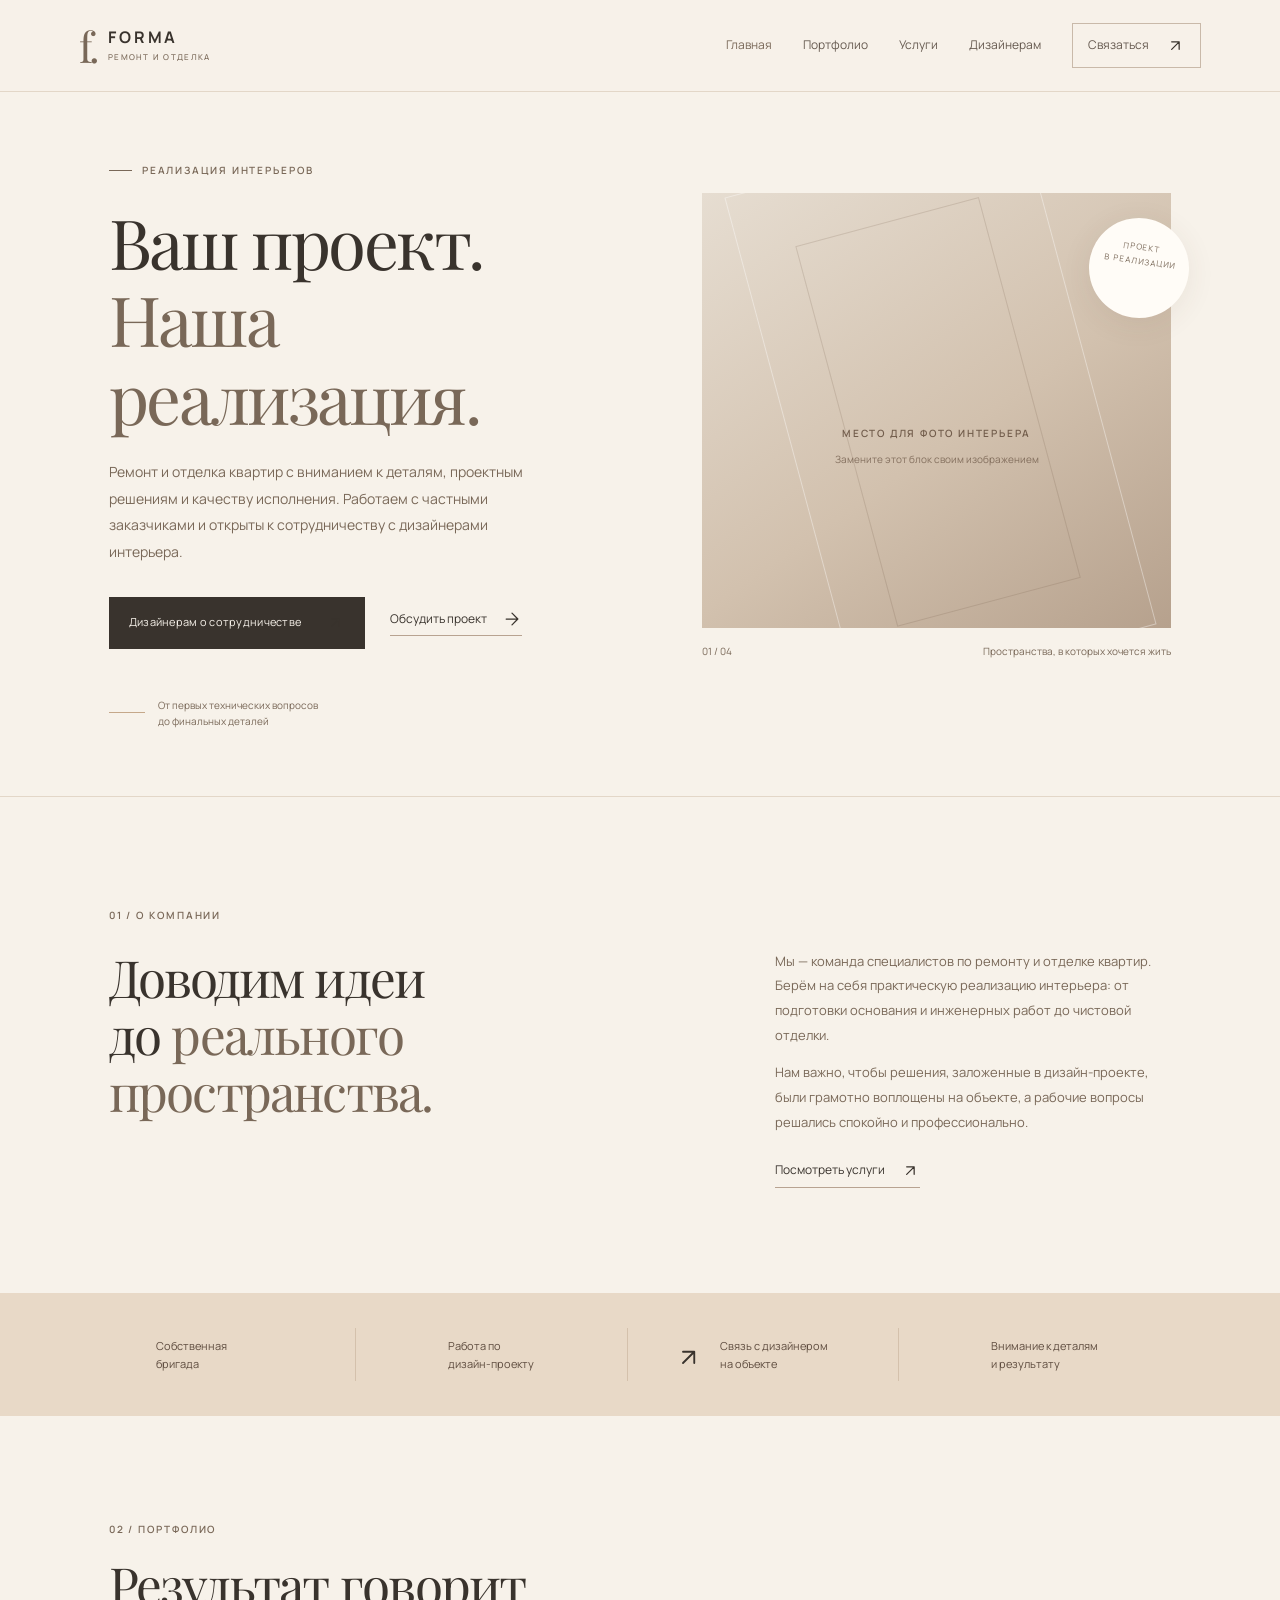
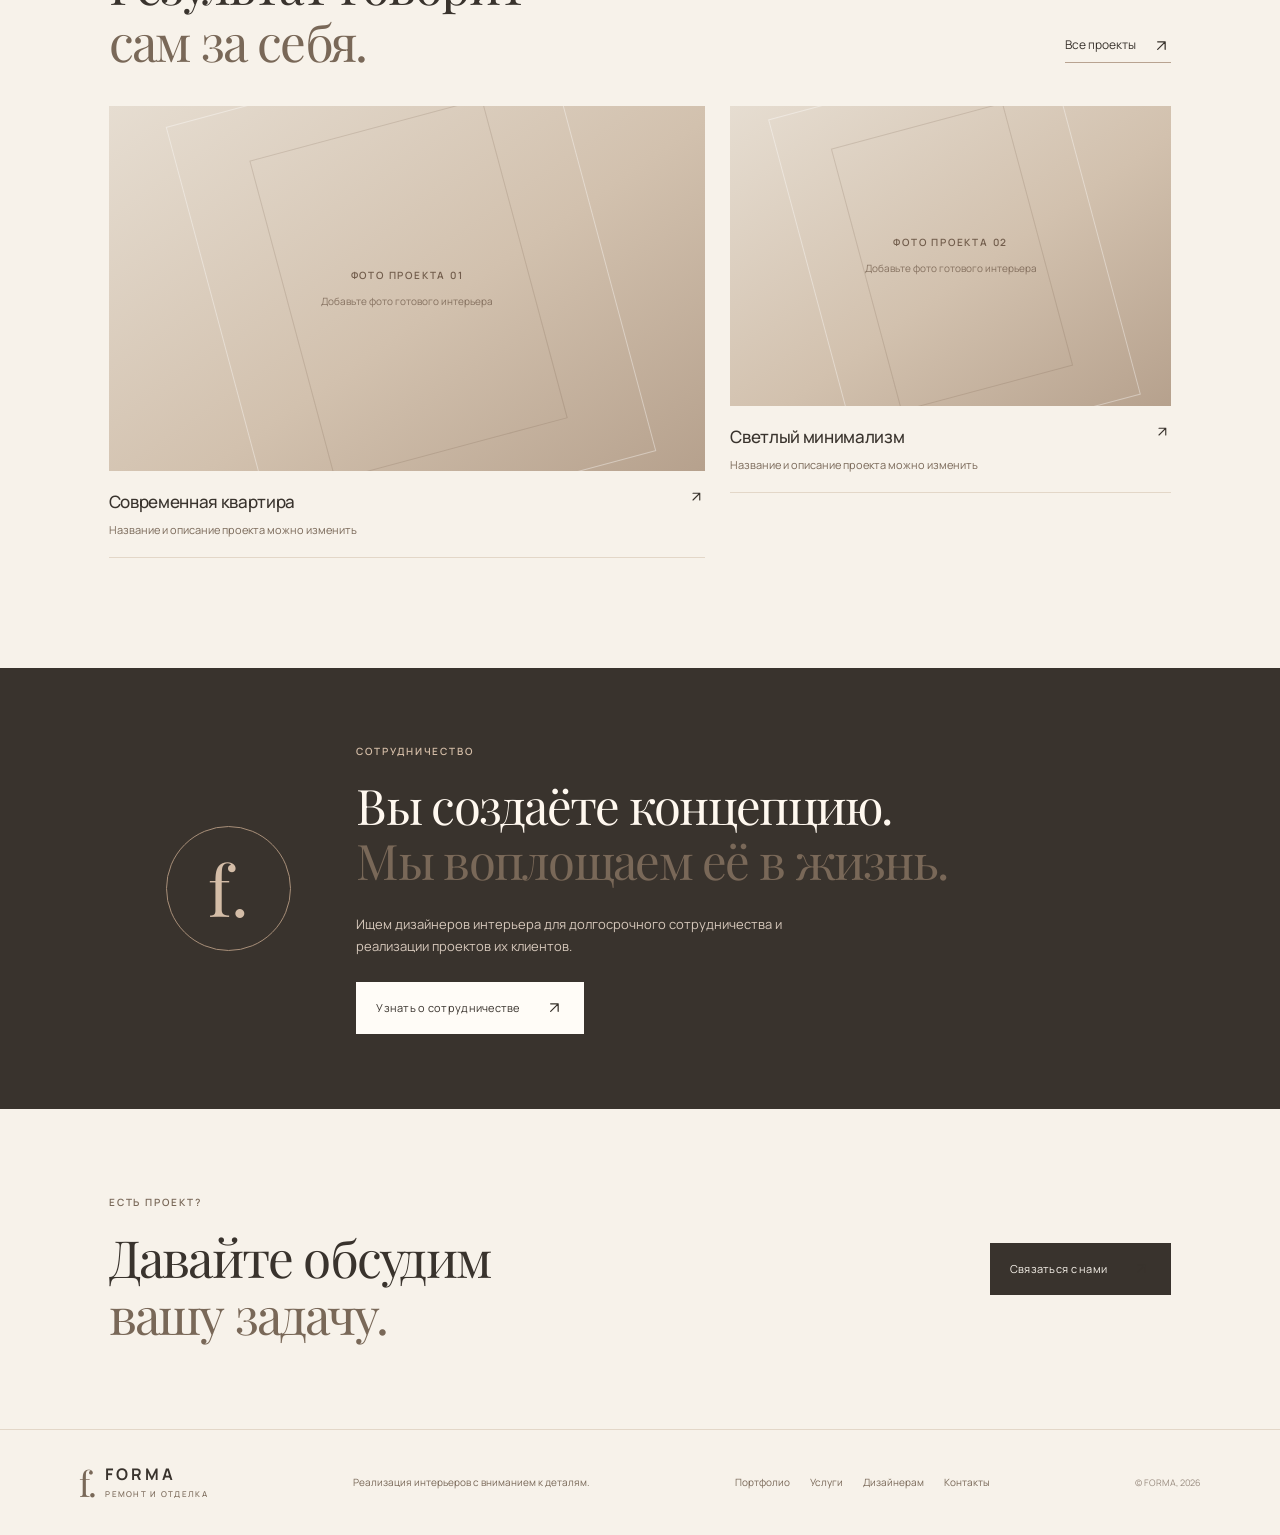
<file: index.html>
<!doctype html>
<html lang="ru">
<head><meta charset="utf-8"><meta name="viewport" content="width=device-width, initial-scale=1"><meta name="description" content="Ремонт и отделка квартир по дизайн-проектам. Надёжный подрядчик для дизайнеров интерьера."><title>Forma — ремонт и реализация интерьеров</title><link rel="stylesheet" href="styles.css"></head>
<body>
<svg xmlns="http://www.w3.org/2000/svg" style="position:absolute;width:0;height:0;overflow:hidden" aria-hidden="true">
<symbol id="icon-menu" viewBox="0 0 24 24"><path d="M4 7h16M4 12h16M4 17h16"/></symbol>
<symbol id="icon-arrow" viewBox="0 0 24 24"><path d="M5 12h13M12 5l7 7-7 7"/></symbol>
<symbol id="icon-external" viewBox="0 0 24 24"><path d="M8 16 17 7M8 7h9v9"/></symbol></svg><header class="site-header"><a class="logo" href="index.html"><span class="logo-mark">f.</span><span>FORMA<small>РЕМОНТ И ОТДЕЛКА</small></span></a><button class="menu-toggle" aria-label="Открыть меню" aria-expanded="false"><svg class="icon-svg" aria-hidden="true"><use href="#icon-menu"></use></svg></button><nav class="nav"><a class="active" href="index.html">Главная</a><a href="portfolio.html">Портфолио</a><a href="services.html">Услуги</a><a href="designers.html">Дизайнерам</a><a class="nav-contact" href="contacts.html">Связаться <span class="icon-inline" aria-hidden="true"><svg class="icon-svg"><use href="#icon-external"></use></svg></span></a></nav></header>
<main><section class="hero"><div class="hero-copy"><p class="eyebrow"><span></span> РЕАЛИЗАЦИЯ ИНТЕРЬЕРОВ</p><h1>Ваш проект.<br><span>Наша реализация.</span></h1><p class="hero-text">Ремонт и отделка квартир с вниманием к деталям, проектным решениям и качеству исполнения. Работаем с частными заказчиками и открыты к сотрудничеству с дизайнерами интерьера.</p><div class="hero-actions"><a class="button button-dark" href="designers.html">Дизайнерам о сотрудничестве <span class="icon-inline" aria-hidden="true"><svg class="icon-svg"><use href="#icon-external"></use></svg></span></a><a class="text-link" href="contacts.html">Обсудить проект <span class="icon-inline" aria-hidden="true"><svg class="icon-svg"><use href="#icon-arrow"></use></svg></span></a></div><div class="hero-note"><span class="note-line"></span><span>От первых технических вопросов<br>до финальных деталей</span></div></div><div class="hero-visual"><div class="visual-image image-placeholder"><span class="placeholder-icon"><svg class="icon-svg" aria-hidden="true"><use href="#icon-detail"></use></svg></span><span>МЕСТО ДЛЯ ФОТО ИНТЕРЬЕРА</span><small>Замените этот блок своим изображением</small></div><div class="visual-caption"><span>01 / 04</span><span>Пространства, в которых хочется жить</span></div><div class="circle-stamp">ПРОЕКТ<br>В РЕАЛИЗАЦИИ <b><svg class="icon-svg" aria-hidden="true"><use href="#icon-detail"></use></svg></b></div></div></section>
<section class="intro section-wrap"><div class="section-kicker">01 / О КОМПАНИИ</div><div class="intro-content"><h2>Доводим идеи<br>до <span>реального пространства.</span></h2><div><p>Мы — команда специалистов по ремонту и отделке квартир. Берём на себя практическую реализацию интерьера: от подготовки основания и инженерных работ до чистовой отделки.</p><p>Нам важно, чтобы решения, заложенные в дизайн-проекте, были грамотно воплощены на объекте, а рабочие вопросы решались спокойно и профессионально.</p><a class="underlined-link" href="services.html">Посмотреть услуги <span class="icon-inline" aria-hidden="true"><svg class="icon-svg"><use href="#icon-external"></use></svg></span></a></div></div></section>
<section class="feature-band"><div><span class="feature-symbol"><svg class="icon-svg" aria-hidden="true"><use href="#icon-tools"></use></svg></span><p>Собственная<br>бригада</p></div><div><span class="feature-symbol"><svg class="icon-svg" aria-hidden="true"><use href="#icon-house"></use></svg></span><p>Работа по<br>дизайн-проекту</p></div><div><span class="feature-symbol"><svg class="icon-svg" aria-hidden="true"><use href="#icon-external"></use></svg></span><p>Связь с дизайнером<br>на объекте</p></div><div><span class="feature-symbol"><svg class="icon-svg" aria-hidden="true"><use href="#icon-detail"></use></svg></span><p>Внимание к деталям<br>и результату</p></div></section>
<section class="preview-section section-wrap"><div class="section-heading"><div><div class="section-kicker">02 / ПОРТФОЛИО</div><h2>Результат говорит<br><span>сам за себя.</span></h2></div><a class="underlined-link" href="portfolio.html">Все проекты <span class="icon-inline" aria-hidden="true"><svg class="icon-svg"><use href="#icon-external"></use></svg></span></a></div><div class="project-grid"><a class="project-card project-large" href="portfolio.html"><div class="project-image image-placeholder"><span>ФОТО ПРОЕКТА 01</span><small>Добавьте фото готового интерьера</small></div><div class="project-meta"><div><h3>Современная квартира</h3><p>Название и описание проекта можно изменить</p></div><span class="icon-inline" aria-hidden="true"><svg class="icon-svg"><use href="#icon-external"></use></svg></span></div></a><a class="project-card" href="portfolio.html"><div class="project-image image-placeholder"><span>ФОТО ПРОЕКТА 02</span><small>Добавьте фото готового интерьера</small></div><div class="project-meta"><div><h3>Светлый минимализм</h3><p>Название и описание проекта можно изменить</p></div><span class="icon-inline" aria-hidden="true"><svg class="icon-svg"><use href="#icon-external"></use></svg></span></div></a></div></section>
<section class="designer-cta"><div class="cta-orbit">f.</div><div><div class="section-kicker">СОТРУДНИЧЕСТВО</div><h2>Вы создаёте концепцию.<br><span>Мы воплощаем её в жизнь.</span></h2><p>Ищем дизайнеров интерьера для долгосрочного сотрудничества и реализации проектов их клиентов.</p><a class="button button-light" href="designers.html">Узнать о сотрудничестве <span class="icon-inline" aria-hidden="true"><svg class="icon-svg"><use href="#icon-external"></use></svg></span></a></div></section>
<section class="contact-strip section-wrap"><div><div class="section-kicker">ЕСТЬ ПРОЕКТ?</div><h2>Давайте обсудим<br><span>вашу задачу.</span></h2></div><a class="button button-dark" href="contacts.html">Связаться с нами <span class="icon-inline" aria-hidden="true"><svg class="icon-svg"><use href="#icon-external"></use></svg></span></a></section></main>
<footer class="site-footer"><a class="logo logo-footer" href="index.html"><span class="logo-mark">f.</span><span>FORMA<small>РЕМОНТ И ОТДЕЛКА</small></span></a><p>Реализация интерьеров с вниманием к деталям.</p><div class="footer-links"><a href="portfolio.html">Портфолио</a><a href="services.html">Услуги</a><a href="designers.html">Дизайнерам</a><a href="contacts.html">Контакты</a></div><span class="copyright">© FORMA, 2026</span></footer><script src="script.js"></script></body></html>
</file>
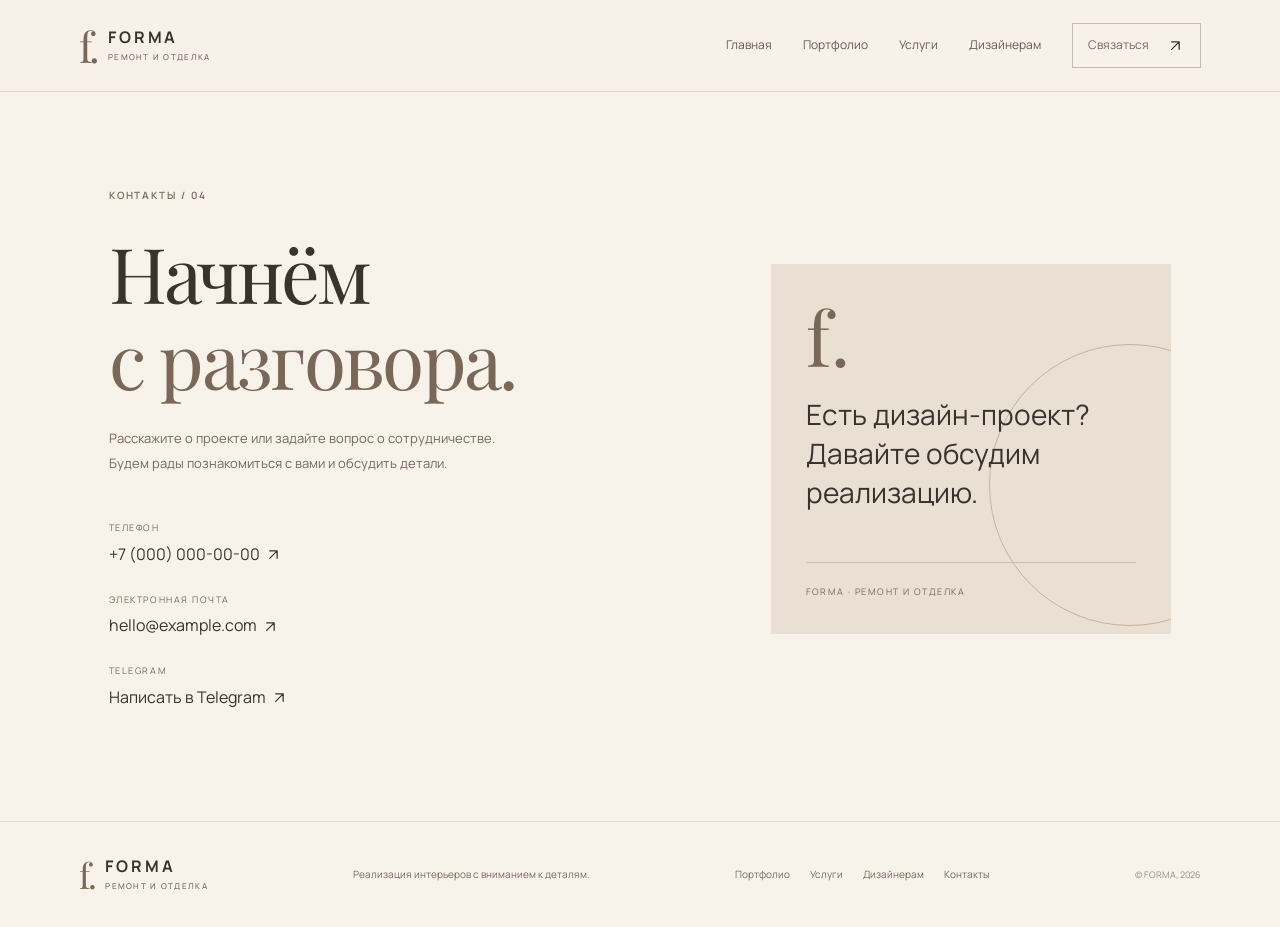
<file: contacts.html>
<!doctype html><html lang="ru"><head><meta charset="utf-8"><meta name="viewport" content="width=device-width, initial-scale=1"><title>Контакты — Forma</title><link rel="stylesheet" href="styles.css"></head><body>
<svg xmlns="http://www.w3.org/2000/svg" style="position:absolute;width:0;height:0;overflow:hidden" aria-hidden="true">
<symbol id="icon-menu" viewBox="0 0 24 24"><path d="M4 7h16M4 12h16M4 17h16"/></symbol>
<symbol id="icon-arrow" viewBox="0 0 24 24"><path d="M5 12h13M12 5l7 7-7 7"/></symbol>
<symbol id="icon-external" viewBox="0 0 24 24"><path d="M8 16 17 7M8 7h9v9"/></symbol></svg><header class="site-header"><a class="logo" href="index.html"><span class="logo-mark">f.</span><span>FORMA<small>РЕМОНТ И ОТДЕЛКА</small></span></a><button class="menu-toggle" aria-label="Открыть меню" aria-expanded="false"><svg class="icon-svg" aria-hidden="true"><use href="#icon-menu"></use></svg></button><nav class="nav"><a href="index.html">Главная</a><a href="portfolio.html">Портфолио</a><a href="services.html">Услуги</a><a href="designers.html">Дизайнерам</a><a class="nav-contact active" href="contacts.html">Связаться <span class="icon-inline" aria-hidden="true"><svg class="icon-svg"><use href="#icon-external"></use></svg></span></a></nav></header><main><section class="contact-page section-wrap"><div class="contact-page-copy"><div class="section-kicker">КОНТАКТЫ / 04</div><h1>Начнём<br><span>с разговора.</span></h1><p>Расскажите о проекте или задайте вопрос о сотрудничестве. Будем рады познакомиться с вами и обсудить детали.</p><div class="contact-details"><a href="tel:+70000000000"><span class="contact-label">ТЕЛЕФОН</span><span class="contact-value">+7 (000) 000-00-00 <svg class="icon-svg" aria-hidden="true"><use href="#icon-external"></use></svg></span></a><a href="mailto:hello@example.com"><span class="contact-label">ЭЛЕКТРОННАЯ ПОЧТА</span><span class="contact-value">hello@example.com <svg class="icon-svg" aria-hidden="true"><use href="#icon-external"></use></svg></span></a><a href="https://t.me/your_telegram" target="_blank" rel="noopener"><span class="contact-label">TELEGRAM</span><span class="contact-value">Написать в Telegram <svg class="icon-svg" aria-hidden="true"><use href="#icon-external"></use></svg></span></a></div></div><div class="contact-card"><span class="contact-card-symbol">f.</span><p>Есть дизайн-проект?<br><span>Давайте обсудим реализацию.</span></p><div class="card-line"></div><span class="contact-card-note">FORMA · РЕМОНТ И ОТДЕЛКА</span></div></section></main><footer class="site-footer"><a class="logo logo-footer" href="index.html"><span class="logo-mark">f.</span><span>FORMA<small>РЕМОНТ И ОТДЕЛКА</small></span></a><p>Реализация интерьеров с вниманием к деталям.</p><div class="footer-links"><a href="portfolio.html">Портфолио</a><a href="services.html">Услуги</a><a href="designers.html">Дизайнерам</a><a href="contacts.html">Контакты</a></div><span class="copyright">© FORMA, 2026</span></footer><script src="script.js"></script></body></html>
</file>
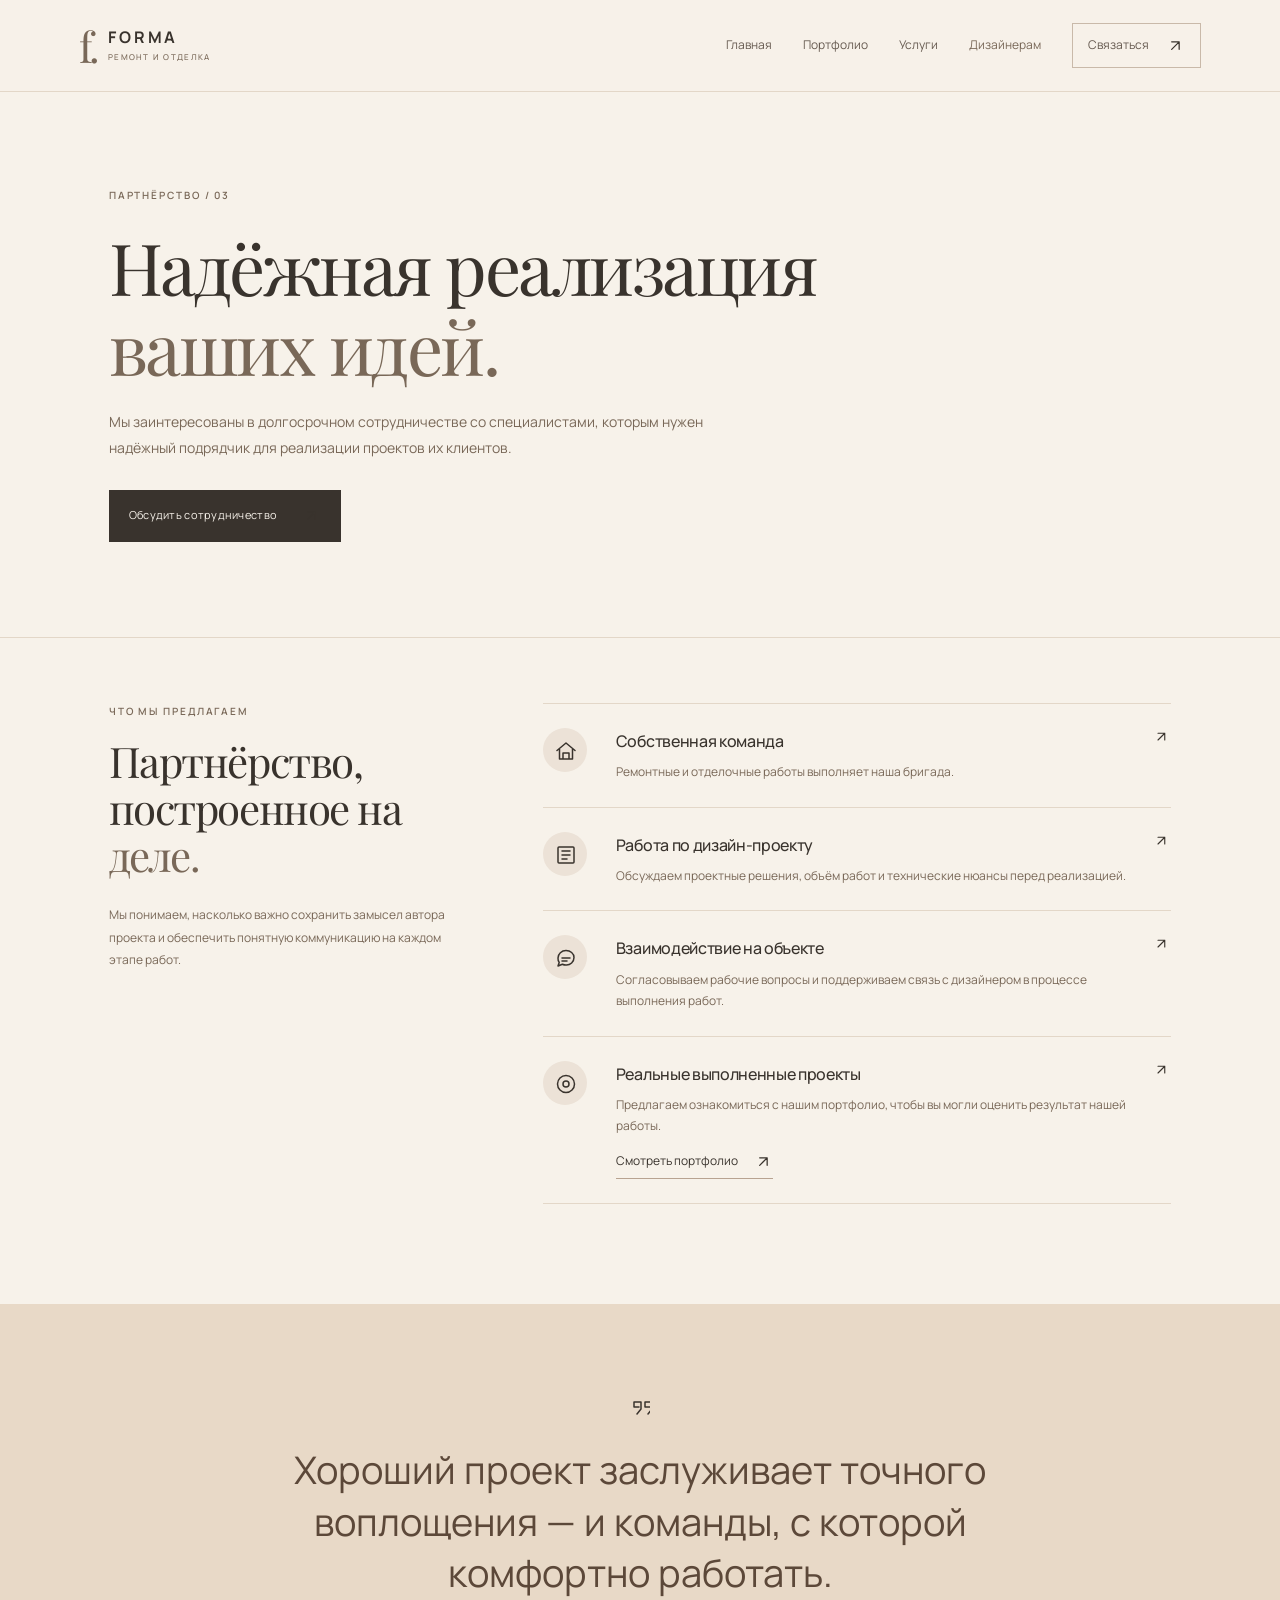
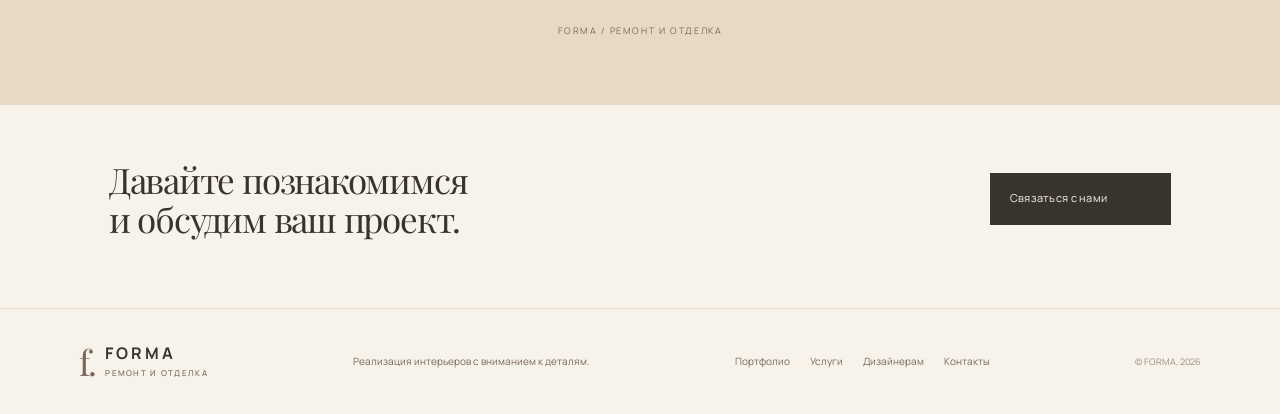
<file: designers.html>
<!doctype html><html lang="ru"><head><meta charset="utf-8"><meta name="viewport" content="width=device-width, initial-scale=1"><title>Дизайнерам — Forma</title><link rel="stylesheet" href="styles.css"></head><body>
<svg xmlns="http://www.w3.org/2000/svg" style="position:absolute;width:0;height:0;overflow:hidden" aria-hidden="true">
<symbol id="icon-menu" viewBox="0 0 24 24"><path d="M4 7h16M4 12h16M4 17h16"/></symbol>
<symbol id="icon-arrow" viewBox="0 0 24 24"><path d="M5 12h13M12 5l7 7-7 7"/></symbol>
<symbol id="icon-external" viewBox="0 0 24 24"><path d="M8 16 17 7M8 7h9v9"/></symbol></svg><header class="site-header"><a class="logo" href="index.html"><span class="logo-mark">f.</span><span>FORMA<small>РЕМОНТ И ОТДЕЛКА</small></span></a><button class="menu-toggle" aria-label="Открыть меню" aria-expanded="false"><svg class="icon-svg" aria-hidden="true"><use href="#icon-menu"></use></svg></button><nav class="nav"><a href="index.html">Главная</a><a href="portfolio.html">Портфолио</a><a href="services.html">Услуги</a><a class="active" href="designers.html">Дизайнерам</a><a class="nav-contact" href="contacts.html">Связаться <span class="icon-inline" aria-hidden="true"><svg class="icon-svg"><use href="#icon-external"></use></svg></span></a></nav></header><main><section class="page-hero designer-page-hero section-wrap"><div class="section-kicker">ПАРТНЁРСТВО / 03</div><h1>Надёжная реализация<br><span>ваших идей.</span></h1><p>Мы заинтересованы в долгосрочном сотрудничестве со специалистами, которым нужен надёжный подрядчик для реализации проектов их клиентов.</p><a class="button button-dark" href="contacts.html">Обсудить сотрудничество <span class="icon-inline" aria-hidden="true"><svg class="icon-svg"><use href="#icon-external"></use></svg></span></a></section><section class="partner-section section-wrap"><div class="partner-intro"><div class="section-kicker">ЧТО МЫ ПРЕДЛАГАЕМ</div><h2>Партнёрство,<br>построенное на <span>деле.</span></h2><p>Мы понимаем, насколько важно сохранить замысел автора проекта и обеспечить понятную коммуникацию на каждом этапе работ.</p></div><div class="partner-list"><article class="partner-item"><div class="partner-icon"><svg class="icon-svg" aria-hidden="true"><path d="M3 11.5 12 4l9 7.5M5.5 10v10h13V10M9 20v-6h6v6"/></svg></div><div><h3>Собственная команда</h3><p>Ремонтные и отделочные работы выполняет наша бригада.</p></div><span class="icon-inline" aria-hidden="true"><svg class="icon-svg"><use href="#icon-external"></use></svg></span></article><article class="partner-item"><div class="partner-icon"><svg class="icon-svg" aria-hidden="true"><rect x="4" y="4" width="16" height="16" rx="1"/><path d="M8 8h8M8 12h8M8 16h5"/></svg></div><div><h3>Работа по дизайн-проекту</h3><p>Обсуждаем проектные решения, объём работ и технические нюансы перед реализацией.</p></div><span class="icon-inline" aria-hidden="true"><svg class="icon-svg"><use href="#icon-external"></use></svg></span></article><article class="partner-item"><div class="partner-icon"><svg class="icon-svg" aria-hidden="true"><path d="M20 11.5a7.5 7.5 0 0 1-8 7.5 8.8 8.8 0 0 1-3.6-.8L4 20l1.2-3.6A7 7 0 0 1 4 12c0-4.1 3.6-7.5 8-7.5s8 3.1 8 7z"/><path d="M8 12h8M8 15h5"/></svg></div><div><h3>Взаимодействие на объекте</h3><p>Согласовываем рабочие вопросы и поддерживаем связь с дизайнером в процессе выполнения работ.</p></div><span class="icon-inline" aria-hidden="true"><svg class="icon-svg"><use href="#icon-external"></use></svg></span></article><article class="partner-item"><div class="partner-icon"><svg class="icon-svg" aria-hidden="true"><circle cx="12" cy="12" r="8.5"/><circle cx="12" cy="12" r="3"/></svg></div><div><h3>Реальные выполненные проекты</h3><p>Предлагаем ознакомиться с нашим портфолио, чтобы вы могли оценить результат нашей работы.</p><a class="underlined-link" href="portfolio.html">Смотреть портфолио <span class="icon-inline" aria-hidden="true"><svg class="icon-svg"><use href="#icon-external"></use></svg></span></a></div><span class="icon-inline" aria-hidden="true"><svg class="icon-svg"><use href="#icon-external"></use></svg></span></article></div></section><section class="partner-quote"><span class="quote-icon"><svg class="icon-svg" aria-hidden="true"><path d="M9 11H4V6h7v7l-4 5M20 11h-5V6h7v7l-4 5"/></svg></span><blockquote>Хороший проект заслуживает точного воплощения — и команды, с которой комфортно работать.</blockquote><p>FORMA / РЕМОНТ И ОТДЕЛКА</p></section><section class="bottom-cta section-wrap"><h2>Давайте познакомимся<br>и обсудим ваш проект.</h2><a class="button button-dark" href="contacts.html">Связаться с нами <span class="icon-inline" aria-hidden="true"><svg class="icon-svg"><use href="#icon-external"></use></svg></span></a></section></main><footer class="site-footer"><a class="logo logo-footer" href="index.html"><span class="logo-mark">f.</span><span>FORMA<small>РЕМОНТ И ОТДЕЛКА</small></span></a><p>Реализация интерьеров с вниманием к деталям.</p><div class="footer-links"><a href="portfolio.html">Портфолио</a><a href="services.html">Услуги</a><a href="designers.html">Дизайнерам</a><a href="contacts.html">Контакты</a></div><span class="copyright">© FORMA, 2026</span></footer><script src="script.js"></script></body></html>
</file>
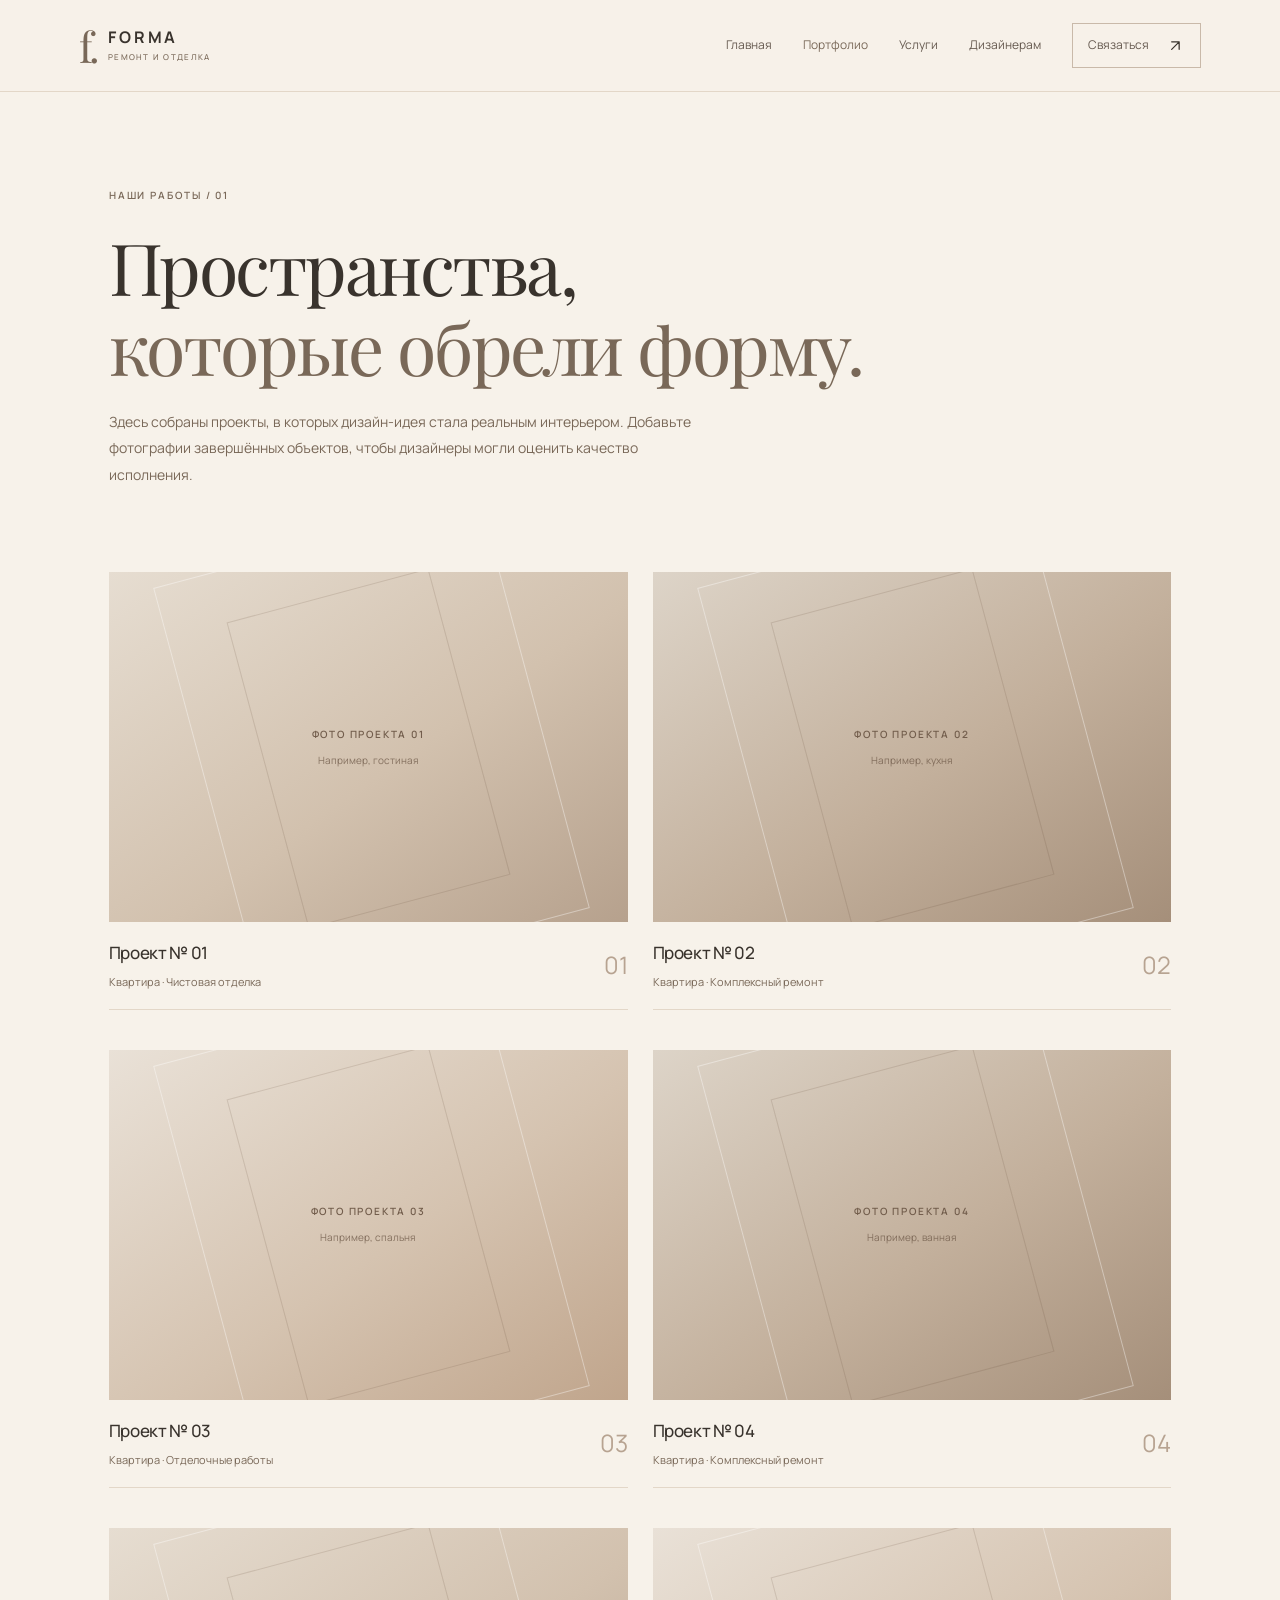
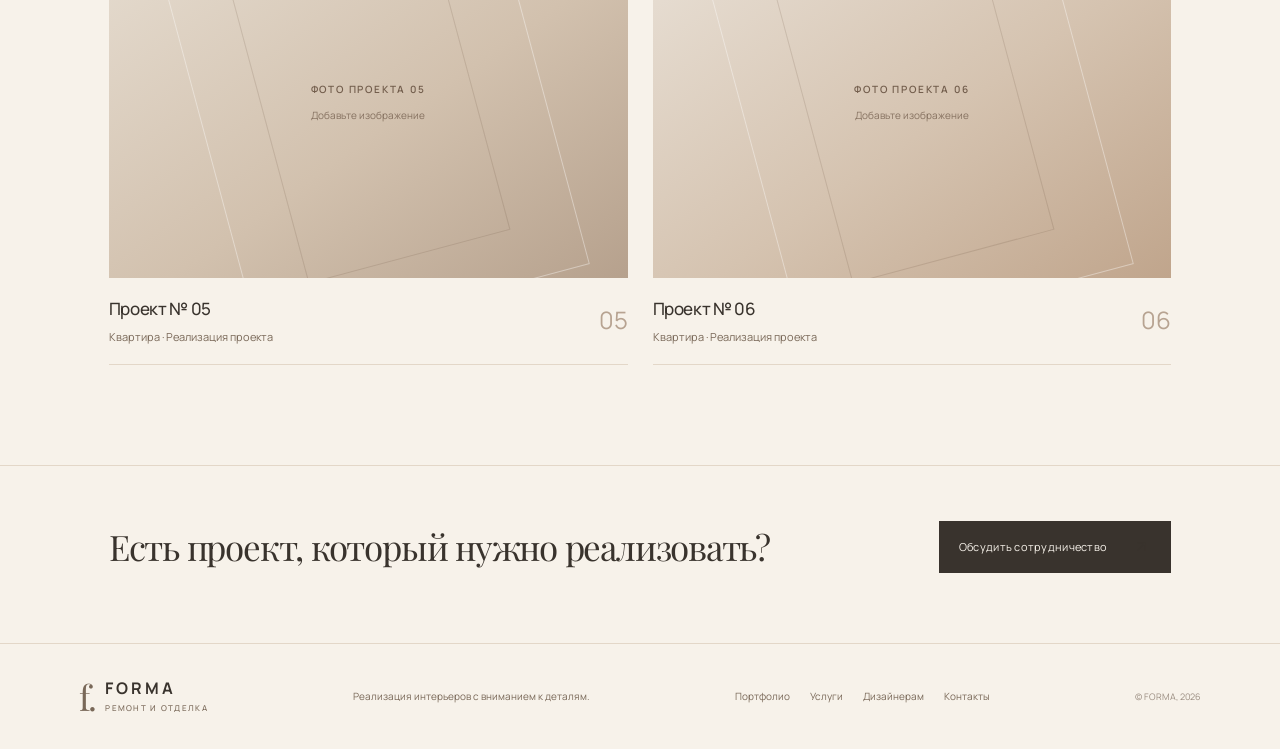
<file: portfolio.html>
<!doctype html><html lang="ru"><head><meta charset="utf-8"><meta name="viewport" content="width=device-width, initial-scale=1"><title>Портфолио — Forma</title><link rel="stylesheet" href="styles.css"></head><body>
<svg xmlns="http://www.w3.org/2000/svg" style="position:absolute;width:0;height:0;overflow:hidden" aria-hidden="true">
<symbol id="icon-menu" viewBox="0 0 24 24"><path d="M4 7h16M4 12h16M4 17h16"/></symbol>
<symbol id="icon-arrow" viewBox="0 0 24 24"><path d="M5 12h13M12 5l7 7-7 7"/></symbol>
<symbol id="icon-external" viewBox="0 0 24 24"><path d="M8 16 17 7M8 7h9v9"/></symbol></svg><header class="site-header"><a class="logo" href="index.html"><span class="logo-mark">f.</span><span>FORMA<small>РЕМОНТ И ОТДЕЛКА</small></span></a><button class="menu-toggle" aria-label="Открыть меню" aria-expanded="false"><svg class="icon-svg" aria-hidden="true"><use href="#icon-menu"></use></svg></button><nav class="nav"><a href="index.html">Главная</a><a class="active" href="portfolio.html">Портфолио</a><a href="services.html">Услуги</a><a href="designers.html">Дизайнерам</a><a class="nav-contact" href="contacts.html">Связаться <span class="icon-inline" aria-hidden="true"><svg class="icon-svg"><use href="#icon-external"></use></svg></span></a></nav></header><main><section class="page-hero section-wrap"><div class="section-kicker">НАШИ РАБОТЫ / 01</div><h1>Пространства,<br><span>которые обрели форму.</span></h1><p>Здесь собраны проекты, в которых дизайн-идея стала реальным интерьером. Добавьте фотографии завершённых объектов, чтобы дизайнеры могли оценить качество исполнения.</p></section><section class="portfolio-grid section-wrap"><article class="portfolio-item"><div class="portfolio-photo image-placeholder"><span>ФОТО ПРОЕКТА 01</span><small>Например, гостиная</small></div><div class="portfolio-caption"><div><h3>Проект № 01</h3><p>Квартира · Чистовая отделка</p></div><span>01</span></div></article><article class="portfolio-item"><div class="portfolio-photo image-placeholder"><span>ФОТО ПРОЕКТА 02</span><small>Например, кухня</small></div><div class="portfolio-caption"><div><h3>Проект № 02</h3><p>Квартира · Комплексный ремонт</p></div><span>02</span></div></article><article class="portfolio-item"><div class="portfolio-photo image-placeholder"><span>ФОТО ПРОЕКТА 03</span><small>Например, спальня</small></div><div class="portfolio-caption"><div><h3>Проект № 03</h3><p>Квартира · Отделочные работы</p></div><span>03</span></div></article><article class="portfolio-item"><div class="portfolio-photo image-placeholder"><span>ФОТО ПРОЕКТА 04</span><small>Например, ванная</small></div><div class="portfolio-caption"><div><h3>Проект № 04</h3><p>Квартира · Комплексный ремонт</p></div><span>04</span></div></article><article class="portfolio-item"><div class="portfolio-photo image-placeholder"><span>ФОТО ПРОЕКТА 05</span><small>Добавьте изображение</small></div><div class="portfolio-caption"><div><h3>Проект № 05</h3><p>Квартира · Реализация проекта</p></div><span>05</span></div></article><article class="portfolio-item"><div class="portfolio-photo image-placeholder"><span>ФОТО ПРОЕКТА 06</span><small>Добавьте изображение</small></div><div class="portfolio-caption"><div><h3>Проект № 06</h3><p>Квартира · Реализация проекта</p></div><span>06</span></div></article></section><section class="bottom-cta section-wrap"><h2>Есть проект, который нужно реализовать?</h2><a class="button button-dark" href="contacts.html">Обсудить сотрудничество <span class="icon-inline" aria-hidden="true"><svg class="icon-svg"><use href="#icon-external"></use></svg></span></a></section></main><footer class="site-footer"><a class="logo logo-footer" href="index.html"><span class="logo-mark">f.</span><span>FORMA<small>РЕМОНТ И ОТДЕЛКА</small></span></a><p>Реализация интерьеров с вниманием к деталям.</p><div class="footer-links"><a href="portfolio.html">Портфолио</a><a href="services.html">Услуги</a><a href="designers.html">Дизайнерам</a><a href="contacts.html">Контакты</a></div><span class="copyright">© FORMA, 2026</span></footer><script src="script.js"></script></body></html>
</file>
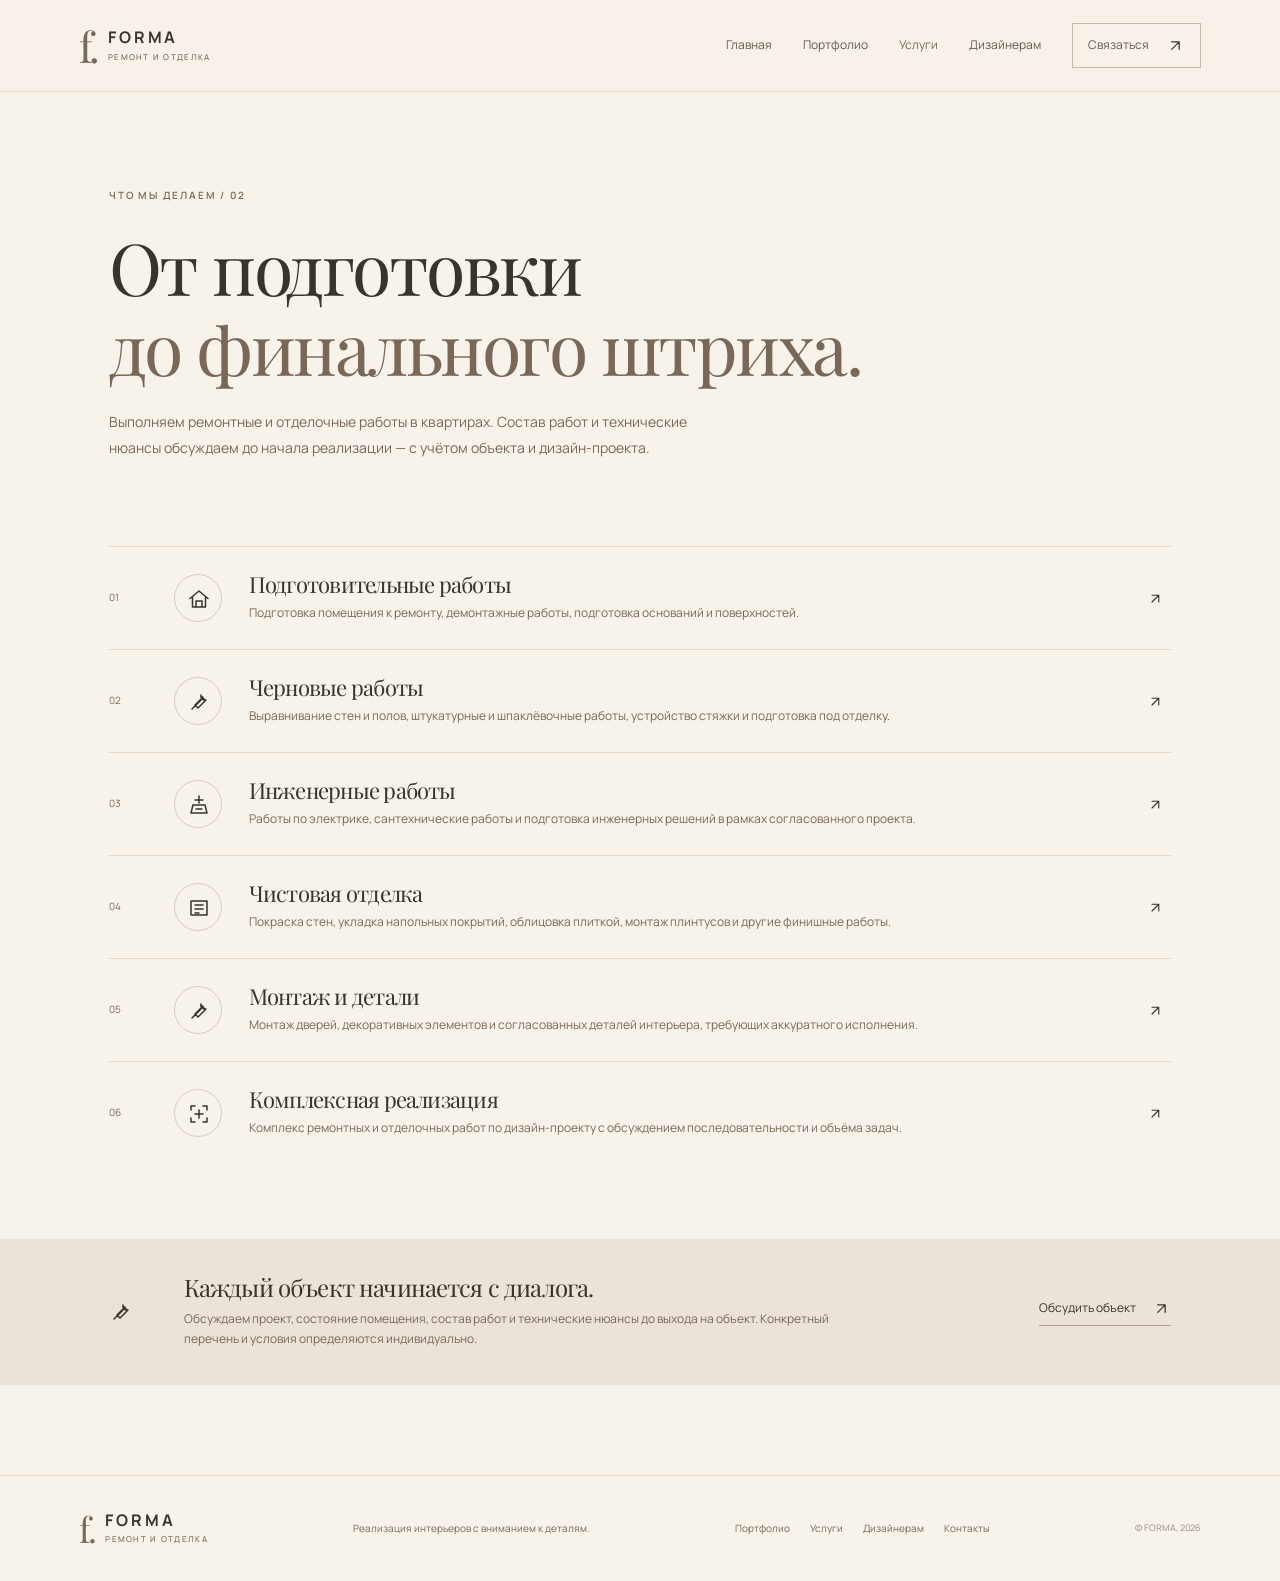
<file: services.html>
<!doctype html><html lang="ru"><head><meta charset="utf-8"><meta name="viewport" content="width=device-width, initial-scale=1"><title>Услуги — Forma</title><link rel="stylesheet" href="styles.css"></head><body>
<svg xmlns="http://www.w3.org/2000/svg" style="position:absolute;width:0;height:0;overflow:hidden" aria-hidden="true">
<symbol id="icon-menu" viewBox="0 0 24 24"><path d="M4 7h16M4 12h16M4 17h16"/></symbol>
<symbol id="icon-arrow" viewBox="0 0 24 24"><path d="M5 12h13M12 5l7 7-7 7"/></symbol>
<symbol id="icon-external" viewBox="0 0 24 24"><path d="M8 16 17 7M8 7h9v9"/></symbol></svg><header class="site-header"><a class="logo" href="index.html"><span class="logo-mark">f.</span><span>FORMA<small>РЕМОНТ И ОТДЕЛКА</small></span></a><button class="menu-toggle" aria-label="Открыть меню" aria-expanded="false"><svg class="icon-svg" aria-hidden="true"><use href="#icon-menu"></use></svg></button><nav class="nav"><a href="index.html">Главная</a><a href="portfolio.html">Портфолио</a><a class="active" href="services.html">Услуги</a><a href="designers.html">Дизайнерам</a><a class="nav-contact" href="contacts.html">Связаться <span class="icon-inline" aria-hidden="true"><svg class="icon-svg"><use href="#icon-external"></use></svg></span></a></nav></header><main><section class="page-hero section-wrap"><div class="section-kicker">ЧТО МЫ ДЕЛАЕМ / 02</div><h1>От подготовки<br><span>до финального штриха.</span></h1><p>Выполняем ремонтные и отделочные работы в квартирах. Состав работ и технические нюансы обсуждаем до начала реализации — с учётом объекта и дизайн-проекта.</p></section><section class="services-list section-wrap"><article class="service-row"><span class="service-number">01</span><div class="service-icon"><svg class="icon-svg" aria-hidden="true"><path d="M3 11.5 12 4l9 7.5M5.5 10v10h13V10M9 20v-6h6v6"/></svg></div><div><h2>Подготовительные работы</h2><p>Подготовка помещения к ремонту, демонтажные работы, подготовка оснований и поверхностей.</p></div><span class="service-arrow"><svg class="icon-svg" aria-hidden="true"><use href="#icon-external"></use></svg></span></article><article class="service-row"><span class="service-number">02</span><div class="service-icon"><svg class="icon-svg" aria-hidden="true"><path d="m14 6 4 4M5 19l8.8-8.8M14 5a4 4 0 0 0 5 5l-8 8-3-3 8-8"/></svg></div><div><h2>Черновые работы</h2><p>Выравнивание стен и полов, штукатурные и шпаклёвочные работы, устройство стяжки и подготовка под отделку.</p></div><span class="service-arrow"><svg class="icon-svg" aria-hidden="true"><use href="#icon-external"></use></svg></span></article><article class="service-row"><span class="service-number">03</span><div class="service-icon"><svg class="icon-svg" aria-hidden="true"><path d="M12 3v7M8 7h8M6 12h12l2 8H4zM9 16h6"/></svg></div><div><h2>Инженерные работы</h2><p>Работы по электрике, сантехнические работы и подготовка инженерных решений в рамках согласованного проекта.</p></div><span class="service-arrow"><svg class="icon-svg" aria-hidden="true"><use href="#icon-external"></use></svg></span></article><article class="service-row"><span class="service-number">04</span><div class="service-icon"><svg class="icon-svg" aria-hidden="true"><path d="M4 5h16v14H4zM8 9h8M8 13h8M8 17h4"/></svg></div><div><h2>Чистовая отделка</h2><p>Покраска стен, укладка напольных покрытий, облицовка плиткой, монтаж плинтусов и другие финишные работы.</p></div><span class="service-arrow"><svg class="icon-svg" aria-hidden="true"><use href="#icon-external"></use></svg></span></article><article class="service-row"><span class="service-number">05</span><div class="service-icon"><svg class="icon-svg" aria-hidden="true"><path d="m14 6 4 4M5 19l8.8-8.8M14 5a4 4 0 0 0 5 5l-8 8-3-3 8-8"/></svg></div><div><h2>Монтаж и детали</h2><p>Монтаж дверей, декоративных элементов и согласованных деталей интерьера, требующих аккуратного исполнения.</p></div><span class="service-arrow"><svg class="icon-svg" aria-hidden="true"><use href="#icon-external"></use></svg></span></article><article class="service-row"><span class="service-number">06</span><div class="service-icon"><svg class="icon-svg" aria-hidden="true"><path d="M4 8V4h4M16 4h4v4M20 16v4h-4M8 20H4v-4M8 12h8M12 8v8"/></svg></div><div><h2>Комплексная реализация</h2><p>Комплекс ремонтных и отделочных работ по дизайн-проекту с обсуждением последовательности и объёма задач.</p></div><span class="service-arrow"><svg class="icon-svg" aria-hidden="true"><use href="#icon-external"></use></svg></span></article></section><section class="service-note section-wrap"><span class="note-star"><svg class="icon-svg" aria-hidden="true"><path d="m14 6 4 4M5 19l8.8-8.8M14 5a4 4 0 0 0 5 5l-8 8-3-3 8-8"/></svg></span><div><h2>Каждый объект начинается с диалога.</h2><p>Обсуждаем проект, состояние помещения, состав работ и технические нюансы до выхода на объект. Конкретный перечень и условия определяются индивидуально.</p></div><a class="underlined-link" href="contacts.html">Обсудить объект <span class="icon-inline" aria-hidden="true"><svg class="icon-svg"><use href="#icon-external"></use></svg></span></a></section></main><footer class="site-footer"><a class="logo logo-footer" href="index.html"><span class="logo-mark">f.</span><span>FORMA<small>РЕМОНТ И ОТДЕЛКА</small></span></a><p>Реализация интерьеров с вниманием к деталям.</p><div class="footer-links"><a href="portfolio.html">Портфолио</a><a href="services.html">Услуги</a><a href="designers.html">Дизайнерам</a><a href="contacts.html">Контакты</a></div><span class="copyright">© FORMA, 2026</span></footer><script src="script.js"></script></body></html>
</file>
<file: styles.css>
@import url('https://fonts.googleapis.com/css2?family=Manrope:wght@400;500;600;700;800&family=Playfair+Display:wght@400;500;600&display=swap');
:root{--cream:#F7F2EA;--paper:#FFFCF7;--coffee:#39332D;--brown:#796858;--taupe:#C5A88A;--line:#E3D7C8;--ink:#39332D;--muted:#796858;--sand:#E8D9C7}*{box-sizing:border-box}html{scroll-behavior:smooth}body{margin:0;background:var(--cream);color:var(--ink);font-family:'Manrope',sans-serif;font-size:15px;line-height:1.7}a{color:inherit;text-decoration:none}.site-header{height:92px;padding:0 6.2%;display:flex;align-items:center;justify-content:space-between;border-bottom:1px solid var(--line);background:rgba(247,242,234,.96);position:relative;z-index:10}.logo{display:flex;align-items:center;gap:12px;font-size:16px;font-weight:700;letter-spacing:.18em;line-height:1.1}.logo-mark{font-family:'Manrope',sans-serif;font-size:42px;letter-spacing:-.1em;font-weight:400;color:var(--brown);line-height:1}.logo small{display:block;font-size:8px;letter-spacing:.16em;color:var(--muted);font-weight:500;margin-top:6px}.nav{display:flex;align-items:center;gap:31px;font-size:12px;color:#665a50}.nav a{transition:color .2s}.nav a:hover,.nav a.active{color:var(--brown)}.nav-contact{border:1px solid #c9b9a9;padding:11px 15px}.nav-contact span{margin-left:14px}.menu-toggle{display:none;background:none;border:0;font-size:25px;color:var(--coffee)}.hero{min-height:620px;padding:70px 8.5% 55px;display:grid;grid-template-columns:1fr 1fr;gap:7%;align-items:center}.eyebrow,.section-kicker{font-size:10px;letter-spacing:.19em;color:var(--brown);font-weight:600}.eyebrow{display:flex;align-items:center;gap:10px}.eyebrow span{width:23px;height:1px;background:var(--brown)}h1,h2,h3,p{margin-top:0}h1,h2{font-family:'Playfair Display',serif;font-weight:400;letter-spacing:-.035em;line-height:1.12}h1{font-size:clamp(48px,5.4vw,77px);margin:24px 0}h1 em,h2 em,h1 span,h2 span,.contact-value em{font-family:'Playfair Display',serif;font-weight:400;font-style:normal;color:var(--brown)}h2{font-size:clamp(34px,4vw,53px);margin:18px 0 25px}h3{font-size:17px;font-weight:500;margin-bottom:5px;letter-spacing:-.02em}.hero-copy{padding:0 0 12px}.hero-text{max-width:440px;color:var(--muted);font-size:14px;line-height:1.9}.hero-actions{display:flex;align-items:center;gap:25px;flex-wrap:wrap;margin-top:31px}.button{display:inline-flex;align-items:center;gap:24px;padding:16px 20px;font-size:11px;letter-spacing:.025em;transition:transform .2s,background .2s}.button:hover{transform:translateY(-2px)}.button span{font-size:16px}.button-dark{background:var(--coffee);color:#F7F2EA}.button-dark:hover{background:#2E2924}.button-light{background:var(--paper);color:var(--coffee)}.text-link,.underlined-link{font-size:12px;border-bottom:1px solid #b8a391;padding-bottom:6px}.text-link span,.underlined-link span{padding-left:13px;color:var(--brown)}.hero-note{display:flex;align-items:center;gap:13px;margin-top:48px;color:var(--muted);font-size:10px;line-height:1.6}.note-line{height:1px;width:36px;background:var(--taupe)}.hero-visual{position:relative;padding:0 0 35px 25px}.visual-image{height:435px}.image-placeholder{background:linear-gradient(145deg,#e6ddd1,#d2c1ae 55%,#b6a18d);display:flex;align-items:center;justify-content:center;flex-direction:column;gap:9px;text-align:center;color:#725d4c;position:relative;overflow:hidden}.image-placeholder:before,.image-placeholder:after{content:"";position:absolute;border:1px solid rgba(255,255,255,.38);transform:rotate(-15deg);width:65%;height:120%;left:18%;top:-10%}.image-placeholder:after{width:40%;height:90%;left:30%;top:5%;border-color:rgba(95,70,52,.16)}.image-placeholder>*{position:relative;z-index:1}.image-placeholder>span:not(.placeholder-icon){font-size:10px;letter-spacing:.18em;font-weight:600}.image-placeholder small{font-size:10px;opacity:.8}.placeholder-icon{font-size:37px}.icon-svg{width:20px;height:20px;display:block;fill:none;stroke:currentColor;stroke-width:1.5;stroke-linecap:round;stroke-linejoin:round}.icon-inline{display:inline-flex;vertical-align:middle;align-items:center;justify-content:center}.feature-symbol .icon-svg{width:30px;height:30px}.service-icon .icon-svg,.partner-icon .icon-svg{width:22px;height:22px}.service-arrow .icon-svg,.partner-item>.icon-inline .icon-svg,.project-meta>.icon-inline .icon-svg{width:18px;height:18px}.note-star .icon-svg{width:30px;height:30px}.placeholder-icon .icon-svg{width:38px;height:38px}.visual-caption{display:flex;justify-content:space-between;padding:15px 0;color:var(--muted);font-size:10px}.circle-stamp{position:absolute;right:-18px;top:25px;border-radius:50%;width:100px;height:100px;background:var(--paper);box-shadow:0 6px 30px #59422b15;display:flex;align-items:center;justify-content:center;flex-direction:column;text-align:center;font-size:8px;letter-spacing:.13em;line-height:1.7;color:var(--brown);transform:rotate(8deg)}.circle-stamp b{font-size:17px;font-weight:400}.section-wrap{padding-left:8.5%;padding-right:8.5%}.intro{padding-top:110px;padding-bottom:105px;border-top:1px solid var(--line)}.intro-content{display:grid;grid-template-columns:1fr .75fr;gap:13%;margin-top:25px}.intro-content h2{margin-top:0}.intro-content p{font-size:13px;color:var(--muted);line-height:1.9}.intro-content .underlined-link{display:inline-block;margin-top:13px}.feature-band{background:#E8D9C7;display:grid;grid-template-columns:repeat(4,1fr);padding:35px 8.5%;gap:25px}.feature-band>div{border-right:1px solid #D4C1AC;padding:0 20px;display:flex;align-items:center;gap:17px}.feature-band>div:first-child{padding-left:0}.feature-band>div:last-child{border:0}.feature-symbol{font-family:'Manrope',sans-serif;font-size:31px;color:var(--brown)}.feature-band p{font-size:11px;line-height:1.6;margin:0;color:#5e4c3f}.preview-section{padding-top:105px;padding-bottom:110px}.section-heading{display:flex;justify-content:space-between;align-items:end;margin-bottom:35px}.section-heading h2{margin-bottom:0}.section-heading>.underlined-link{margin-bottom:8px}.project-grid{display:grid;grid-template-columns:1.15fr .85fr;gap:25px}.project-image{height:300px}.project-large .project-image{height:365px}.project-meta,.portfolio-caption{display:flex;justify-content:space-between;align-items:flex-start;padding:17px 0;border-bottom:1px solid var(--line)}.project-meta p,.portfolio-caption p{font-size:11px;color:var(--muted);margin:0}.project-meta>span{font-size:20px;color:var(--brown)}.designer-cta{background:var(--coffee);color:#fff8ef;padding:75px 13%;display:grid;grid-template-columns:150px 1fr;gap:40px;align-items:center}.designer-cta .section-kicker{color:#d4bda7}.designer-cta h2{font-size:clamp(34px,4vw,49px)}.designer-cta h2 em{color:#d4bda7}.designer-cta p{color:#d6c8bb;font-size:13px;max-width:470px;margin-bottom:25px}.cta-orbit{width:125px;height:125px;border:1px solid #a88f79;border-radius:50%;display:grid;place-items:center;font-family:'Manrope',sans-serif;font-size:70px;color:#d4bda7}.contact-strip{display:flex;justify-content:space-between;align-items:center;padding-top:85px;padding-bottom:85px}.contact-strip h2{margin-bottom:0}.site-footer{padding:35px 6.2%;border-top:1px solid var(--line);display:flex;align-items:center;justify-content:space-between;gap:25px;flex-wrap:wrap}.logo-footer .logo-mark{font-size:35px}.site-footer>p{font-size:10px;color:var(--muted);margin:0}.footer-links{display:flex;gap:20px;font-size:10px;color:var(--muted)}.copyright{font-size:9px;color:#9a8d81}.page-hero{padding-top:95px;padding-bottom:70px}.page-hero h1{font-size:clamp(46px,5.6vw,72px);margin:22px 0}.page-hero>p{max-width:590px;color:var(--muted);font-size:14px;line-height:1.9}.portfolio-grid{display:grid;grid-template-columns:1fr 1fr;gap:40px 25px;padding-bottom:100px}.portfolio-photo{height:350px}.portfolio-item:nth-child(2n) .portfolio-photo{background:linear-gradient(145deg,#ddd4c8,#c3b09c 55%,#a58f7a)}.portfolio-item:nth-child(3n) .portfolio-photo{background:linear-gradient(145deg,#e9e1d7,#d5c3b0 55%,#c0a58c)}.portfolio-caption{align-items:center}.portfolio-caption>span{font-family:'Manrope',sans-serif;font-size:24px;color:#b7a391}.bottom-cta{padding-top:55px;padding-bottom:70px;border-top:1px solid var(--line);display:flex;align-items:center;justify-content:space-between;gap:25px}.bottom-cta h2{font-size:35px;margin:0}.services-list{padding-bottom:75px}.service-row{display:grid;grid-template-columns:45px 55px 1fr 25px;gap:20px;align-items:center;padding:25px 0;border-top:1px solid var(--line)}.service-number{font-size:10px;color:var(--brown)}.service-icon{width:48px;height:48px;border:1px solid #d9cabc;border-radius:50%;display:grid;place-items:center;font-size:22px;color:var(--brown)}.service-row p{margin:0;color:var(--muted);font-size:12px;max-width:700px}.service-row h2{font-size:22px;margin:0 0 7px}.service-arrow{color:var(--brown);font-size:20px}.service-note{background:#ece3d8;display:grid;grid-template-columns:50px 1fr auto;gap:25px;align-items:center;padding-top:35px;padding-bottom:35px;margin-bottom:90px}.note-star{font-size:34px;color:var(--brown)}.service-note h2{font-size:24px;margin:0 0 8px}.service-note p{font-size:12px;color:var(--muted);max-width:650px;margin:0}.service-note .underlined-link{white-space:nowrap}.designer-page-hero{padding-bottom:95px}.designer-page-hero>p{max-width:650px;margin-bottom:28px}.partner-section{display:grid;grid-template-columns:.7fr 1.3fr;gap:9%;padding-top:65px;padding-bottom:100px;border-top:1px solid var(--line)}.partner-intro h2{font-size:42px}.partner-intro>p{font-size:12px;line-height:1.9;color:var(--muted)}.partner-list{border-top:1px solid var(--line)}.partner-item{display:grid;grid-template-columns:55px 1fr 20px;gap:18px;align-items:start;padding:24px 0;border-bottom:1px solid var(--line)}.partner-icon{width:44px;height:44px;border-radius:50%;display:grid;place-items:center;background:#ece2d7;color:var(--brown);font-size:21px}.partner-item h3{margin:0 0 6px;font-size:16px}.partner-item p{font-size:12px;color:var(--muted);margin:0;line-height:1.8}.partner-item>span{color:var(--brown)}.partner-item .underlined-link{display:inline-block;margin-top:14px}.partner-quote{background:#E8D9C7;text-align:center;padding:65px 15%}.partner-quote>span{font-family:'Manrope',sans-serif;font-size:60px;color:var(--brown);line-height:1}.partner-quote blockquote{font-family:'Manrope',sans-serif;font-size:clamp(25px,3vw,38px);line-height:1.35;margin:15px auto 25px;max-width:750px;color:#5c4839}.partner-quote p{font-size:9px;letter-spacing:.18em;color:var(--brown);margin:0}.contact-page{padding-top:95px;padding-bottom:110px;display:grid;grid-template-columns:1fr .75fr;gap:12%;align-items:center}.contact-page h1{font-size:clamp(55px,6vw,78px);margin:25px 0}.contact-page-copy>p{font-size:13px;max-width:400px;color:var(--muted);line-height:1.9}.contact-details{margin-top:45px;display:grid;gap:24px}.contact-details a{display:grid;gap:5px;width:fit-content}.contact-label{font-size:9px;letter-spacing:.17em;color:var(--brown)}.contact-value{font-size:16px}.contact-card{min-height:370px;background:#e9dfd3;padding:35px;display:flex;flex-direction:column;justify-content:space-between;position:relative;overflow:hidden}.contact-card:after{content:"";position:absolute;width:280px;height:280px;border:1px solid #c7b39f;border-radius:50%;right:-100px;top:80px}.contact-card-symbol{font-family:'Manrope',sans-serif;font-size:75px;color:var(--brown);line-height:1}.contact-card p{font-family:'Manrope',sans-serif;font-size:28px;line-height:1.4;position:relative;z-index:1}.contact-card p em{color:var(--brown)}.card-line{height:1px;background:#cdbdad;width:100%;position:relative;z-index:1}.contact-card-note{font-size:9px;letter-spacing:.16em;color:var(--brown);position:relative;z-index:1}
@media(max-width:900px){.site-header{padding:0 5%;height:78px}.nav{gap:15px}.hero{padding-left:6%;padding-right:6%;gap:4%}.section-wrap{padding-left:6%;padding-right:6%}.feature-band{padding-left:6%;padding-right:6%}.feature-band>div{padding:0 10px;gap:10px}.site-footer{padding-left:5%;padding-right:5%}.nav{font-size:11px}.nav-contact{padding:8px}.partner-section{gap:5%}.contact-page{gap:7%}}
@media(max-width:680px){.site-header{height:75px}.menu-toggle{display:block}.nav{display:none;position:absolute;top:74px;left:0;right:0;background:var(--cream);padding:18px 6% 25px;border-bottom:1px solid var(--line);flex-direction:column;align-items:stretch;gap:0}.nav.open{display:flex}.nav a{padding:13px 0;border-bottom:1px solid var(--line)}.nav .nav-contact{border:0;padding:13px 0}.hero{grid-template-columns:1fr;padding:55px 6% 45px;gap:35px}.hero h1{font-size:55px}.hero-visual{padding-left:0;padding-right:8px}.visual-image{height:340px}.circle-stamp{right:-4px}.intro{padding-top:65px;padding-bottom:65px}.intro-content{grid-template-columns:1fr;gap:10px}.feature-band{grid-template-columns:1fr 1fr;gap:25px;padding-top:30px;padding-bottom:30px}.feature-band>div{border:0;padding:0!important}.preview-section{padding-top:65px;padding-bottom:65px}.section-heading{align-items:start;gap:20px;flex-direction:column}.project-grid{grid-template-columns:1fr;gap:30px}.project-image,.project-large .project-image{height:280px}.designer-cta{padding:55px 7%;grid-template-columns:1fr;gap:25px}.cta-orbit{width:85px;height:85px;font-size:50px}.contact-strip{padding-top:60px;padding-bottom:60px;align-items:flex-start;flex-direction:column}.site-footer{align-items:flex-start;flex-direction:column;gap:17px;padding-top:30px;padding-bottom:30px}.footer-links{flex-wrap:wrap}.page-hero{padding-top:65px;padding-bottom:45px}.page-hero h1{font-size:48px}.portfolio-grid{grid-template-columns:1fr;padding-bottom:60px;gap:30px}.portfolio-photo{height:290px}.bottom-cta{align-items:flex-start;flex-direction:column;padding-top:40px;padding-bottom:50px}.bottom-cta h2{font-size:29px}.service-row{grid-template-columns:28px 43px 1fr;gap:12px;padding:22px 0}.service-icon{width:40px;height:40px;font-size:18px}.service-row h2{font-size:18px}.service-row p{font-size:11px}.service-arrow{display:none}.service-note{grid-template-columns:35px 1fr;gap:14px;margin-bottom:60px}.service-note .underlined-link{grid-column:2;width:fit-content}.service-note h2{font-size:20px}.partner-section{grid-template-columns:1fr;gap:25px;padding-top:50px;padding-bottom:60px}.partner-intro h2{font-size:37px}.partner-item{grid-template-columns:45px 1fr 15px;gap:12px}.partner-icon{width:38px;height:38px}.partner-quote{padding:50px 7%}.contact-page{grid-template-columns:1fr;padding-top:65px;padding-bottom:65px;gap:45px}.contact-page h1{font-size:60px}.contact-card{min-height:300px}.hero-actions{gap:18px}.button{padding:14px 15px}.logo{font-size:14px}}

/* Общие настройки типографики: без курсива, тёплая нейтральная палитра */
html, body, body * { font-style: normal; }

.icon-svg{display:inline-block;width:20px;height:20px;vertical-align:middle;color:var(--coffee);fill:none}
.icon-inline{display:inline-flex;align-items:center;justify-content:center}
.menu-toggle .icon-svg{width:24px;height:24px}
.feature-symbol,.partner-icon,.service-icon{color:var(--coffee)}

/* FORMA typography and icon consistency */
html,body,body *{font-style:normal}
.logo-mark,.cta-orbit,.contact-card-symbol{font-family:'Playfair Display',serif}
</file>
